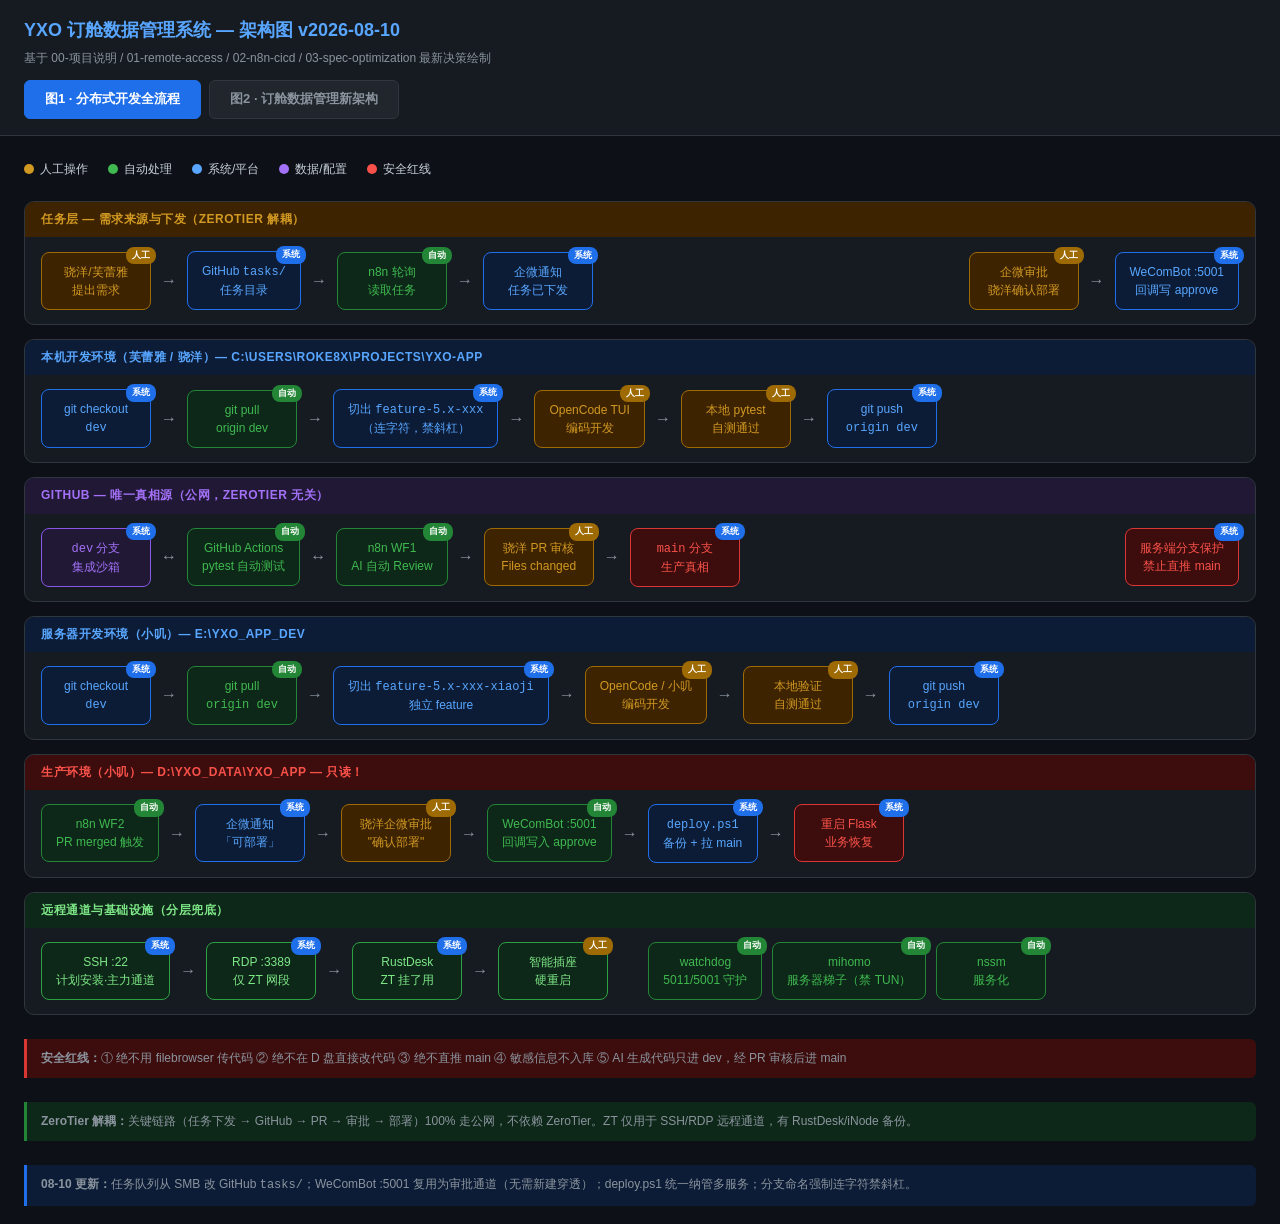
<file: plans/yxo-architecture-v20260810.html>
<!DOCTYPE html>
<html lang="zh-CN">
<head>
<meta charset="UTF-8">
<meta name="viewport" content="width=device-width, initial-scale=1.0">
<title>YXO 订舱系统 — 架构图 v2026-08-10</title>
<style>
  * { box-sizing: border-box; margin: 0; padding: 0; }
  body {
    font-family: -apple-system, BlinkMacSystemFont, "Segoe UI", Roboto, "Helvetica Neue", Arial, sans-serif;
    background: #0d1117;
    color: #c9d1d9;
    line-height: 1.6;
    min-height: 100vh;
  }
  .header {
    background: #161b22;
    border-bottom: 1px solid #30363d;
    padding: 16px 24px;
    position: sticky;
    top: 0;
    z-index: 100;
  }
  .header h1 {
    font-size: 18px;
    color: #58a6ff;
    margin-bottom: 4px;
  }
  .header .meta {
    font-size: 12px;
    color: #8b949e;
  }
  .tabs {
    display: flex;
    gap: 8px;
    margin-top: 12px;
  }
  .tab {
    padding: 8px 20px;
    border-radius: 6px;
    font-size: 13px;
    font-weight: 600;
    cursor: pointer;
    border: 1px solid #30363d;
    background: #21262d;
    color: #8b949e;
    transition: all .2s;
  }
  .tab.active {
    background: #1f6feb;
    color: #fff;
    border-color: #1f6feb;
  }
  .tab:hover:not(.active) {
    border-color: #58a6ff;
    color: #c9d1d9;
  }
  .panel {
    display: none;
    padding: 24px;
    max-width: 1400px;
    margin: 0 auto;
  }
  .panel.active {
    display: block;
  }

  .d1-container {
    display: flex;
    flex-direction: column;
    gap: 14px;
  }
  .d1-legend {
    display: flex;
    gap: 20px;
    flex-wrap: wrap;
    margin-bottom: 8px;
    font-size: 12px;
  }
  .d1-legend .item {
    display: flex;
    align-items: center;
    gap: 6px;
  }
  .d1-legend .dot {
    width: 10px; height: 10px;
    border-radius: 50%;
  }
  .d1-lane {
    border: 1px solid #30363d;
    border-radius: 10px;
    overflow: hidden;
    background: #161b22;
  }
  .d1-lane-header {
    padding: 8px 16px;
    font-size: 12px;
    font-weight: 700;
    text-transform: uppercase;
    letter-spacing: 0.5px;
    display: flex;
    align-items: center;
    gap: 8px;
  }
  .d1-lane-body {
    padding: 14px 16px;
    display: flex;
    align-items: center;
    gap: 10px;
    flex-wrap: wrap;
  }
  .d1-box {
    padding: 10px 14px;
    border-radius: 8px;
    font-size: 12px;
    text-align: center;
    position: relative;
    min-width: 110px;
    border: 1px solid transparent;
    line-height: 1.5;
  }
  .d1-box .badge {
    position: absolute;
    top: -6px; right: -6px;
    font-size: 9px;
    padding: 2px 6px;
    border-radius: 8px;
    font-weight: 700;
    color: #fff;
  }
  .d1-arrow {
    color: #8b949e;
    font-size: 16px;
    font-weight: bold;
  }
  .d1-note {
    background: #0c1c36;
    border-left: 3px solid #1f6feb;
    padding: 10px 14px;
    margin-top: 10px;
    font-size: 12px;
    color: #8b949e;
    border-radius: 0 6px 6px 0;
  }
  .d1-note.warn { border-left-color: #da3633; background: #3d0d0d; }
  .d1-note.ok { border-left-color: #238636; background: #0d2818; }

  .bg-human { background: #3d2300; border-color: #9e6a03; color: #d29922; }
  .bg-auto  { background: #0d2818; border-color: #238636; color: #3fb950; }
  .bg-sys   { background: #0c1c36; border-color: #1f6feb; color: #58a6ff; }
  .bg-data  { background: #211836; border-color: #8957e5; color: #a371f7; }
  .bg-net   { background: #0d2818; border-color: #2ea043; color: #7ee787; }
  .bg-warn  { background: #3d0d0d; border-color: #da3633; color: #f85149; }
  .badge-human { background: #9e6a03; }
  .badge-auto  { background: #238636; }
  .badge-sys   { background: #1f6feb; }

  .d2-container {
    display: flex;
    flex-direction: column;
    gap: 12px;
  }
  .d2-layer {
    border: 1px solid #30363d;
    border-radius: 10px;
    overflow: hidden;
    background: #161b22;
  }
  .d2-header {
    padding: 8px 16px;
    font-size: 12px;
    font-weight: 700;
    text-transform: uppercase;
    letter-spacing: 0.5px;
    display: flex;
    align-items: center;
    gap: 8px;
  }
  .d2-body {
    padding: 14px 16px;
    display: grid;
    grid-template-columns: repeat(auto-fit, minmax(220px, 1fr));
    gap: 10px;
  }
  .d2-card {
    padding: 12px 14px;
    border-radius: 8px;
    font-size: 12px;
    line-height: 1.6;
    border: 1px solid transparent;
  }
  .d2-card strong {
    display: block;
    font-size: 13px;
    margin-bottom: 6px;
  }
  .d2-card ul {
    margin: 6px 0 0 16px;
    font-size: 11px;
    color: #8b949e;
  }
  .d2-card li { margin-bottom: 3px; }
  .d2-card .tag {
    display: inline-block;
    font-size: 10px;
    padding: 1px 6px;
    border-radius: 4px;
    margin-left: 6px;
    font-weight: 600;
  }
  .tag-new { background: #23863630; color: #3fb950; border: 1px solid #238636; }
  .tag-mod { background: #9e6a0330; color: #d29922; border: 1px solid #9e6a03; }
  .tag-del { background: #da363330; color: #f85149; border: 1px solid #da3633; text-decoration: line-through; }
  .tag-keep { background: #1f6feb30; color: #58a6ff; border: 1px solid #1f6feb; }
  .d2-arrow {
    text-align: center;
    color: #8b949e;
    font-size: 20px;
    margin: 2px 0;
  }
  .d2-note {
    background: #0c1c36;
    border-left: 3px solid #1f6feb;
    padding: 10px 14px;
    margin-top: 10px;
    font-size: 12px;
    color: #8b949e;
    border-radius: 0 6px 6px 0;
  }
  .d2-note.warn { border-left-color: #da3633; background: #3d0d0d; }
  .d2-note.ok { border-left-color: #238636; background: #0d2818; }

  @media print {
    body { background: #fff; color: #000; }
    .header { background: #f5f5f5; border-bottom: 1px solid #ccc; }
    .d1-lane, .d2-layer { background: #fff; border: 1px solid #ccc; }
    .d1-lane-header, .d2-header { color: #000; }
    .d1-box, .d2-card { border: 1px solid #ccc; color: #000; }
    .bg-human { background: #fff8e1; border-color: #f9a825; color: #000; }
    .bg-auto { background: #e8f5e9; border-color: #43a047; color: #000; }
    .bg-sys { background: #e3f2fd; border-color: #1e88e5; color: #000; }
    .bg-data { background: #f3e5f5; border-color: #8e24aa; color: #000; }
    .bg-net { background: #e8f5e9; border-color: #43a047; color: #000; }
    .bg-warn { background: #ffebee; border-color: #e53935; color: #000; }
  }
</style>
</head>
<body>

<div class="header">
  <h1>YXO 订舱数据管理系统 — 架构图 v2026-08-10</h1>
  <div class="meta">基于 00-项目说明 / 01-remote-access / 02-n8n-cicd / 03-spec-optimization 最新决策绘制</div>
  <div class="tabs">
    <div class="tab active" onclick="switchTab(0)">图1 · 分布式开发全流程</div>
    <div class="tab" onclick="switchTab(1)">图2 · 订舱数据管理新架构</div>
  </div>
</div>

<!-- ==================== PANEL 1 ==================== -->
<div class="panel active" id="panel-0">
  <div class="d1-container">

    <div class="d1-legend">
      <div class="item"><span class="dot" style="background:#d29922"></span>人工操作</div>
      <div class="item"><span class="dot" style="background:#3fb950"></span>自动处理</div>
      <div class="item"><span class="dot" style="background:#58a6ff"></span>系统/平台</div>
      <div class="item"><span class="dot" style="background:#a371f7"></span>数据/配置</div>
      <div class="item"><span class="dot" style="background:#f85149"></span>安全红线</div>
    </div>

    <!-- Lane 1: Task -->
    <div class="d1-lane">
      <div class="d1-lane-header bg-human">任务层 — 需求来源与下发（ZeroTier 解耦）</div>
      <div class="d1-lane-body">
        <div class="d1-box bg-human">骁洋/芙蕾雅<br>提出需求<span class="badge badge-human">人工</span></div>
        <div class="d1-arrow">&rarr;</div>
        <div class="d1-box bg-sys">GitHub <code>tasks/</code><br>任务目录<span class="badge badge-sys">系统</span></div>
        <div class="d1-arrow">&rarr;</div>
        <div class="d1-box bg-auto">n8n 轮询<br>读取任务<span class="badge badge-auto">自动</span></div>
        <div class="d1-arrow">&rarr;</div>
        <div class="d1-box bg-sys">企微通知<br>任务已下发<span class="badge badge-sys">系统</span></div>
        <div style="flex:1"></div>
        <div class="d1-box bg-human">企微审批<br>骁洋确认部署<span class="badge badge-human">人工</span></div>
        <div class="d1-arrow">&rarr;</div>
        <div class="d1-box bg-sys">WeComBot :5001<br>回调写 approve<span class="badge badge-sys">系统</span></div>
      </div>
    </div>

    <!-- Lane 2: Local Dev -->
    <div class="d1-lane">
      <div class="d1-lane-header bg-sys">本机开发环境（芙蕾雅 / 骁洋）— C:\Users\Roke8x\Projects\yxo-app</div>
      <div class="d1-lane-body">
        <div class="d1-box bg-sys">git checkout<br><code>dev</code><span class="badge badge-sys">系统</span></div>
        <div class="d1-arrow">&rarr;</div>
        <div class="d1-box bg-auto">git pull<br>origin dev<span class="badge badge-auto">自动</span></div>
        <div class="d1-arrow">&rarr;</div>
        <div class="d1-box bg-sys">切出 <code>feature-5.x-xxx</code><br>（连字符，禁斜杠）<span class="badge badge-sys">系统</span></div>
        <div class="d1-arrow">&rarr;</div>
        <div class="d1-box bg-human">OpenCode TUI<br>编码开发<span class="badge badge-human">人工</span></div>
        <div class="d1-arrow">&rarr;</div>
        <div class="d1-box bg-human">本地 pytest<br>自测通过<span class="badge badge-human">人工</span></div>
        <div class="d1-arrow">&rarr;</div>
        <div class="d1-box bg-sys">git push<br><code>origin dev</code><span class="badge badge-sys">系统</span></div>
      </div>
    </div>

    <!-- Lane 3: GitHub -->
    <div class="d1-lane">
      <div class="d1-lane-header bg-data">GitHub — 唯一真相源（公网，ZeroTier 无关）</div>
      <div class="d1-lane-body">
        <div class="d1-box bg-data"><code>dev</code> 分支<br>集成沙箱<span class="badge badge-sys">系统</span></div>
        <div class="d1-arrow">&harr;</div>
        <div class="d1-box bg-auto">GitHub Actions<br>pytest 自动测试<span class="badge badge-auto">自动</span></div>
        <div class="d1-arrow">&harr;</div>
        <div class="d1-box bg-auto">n8n WF1<br>AI 自动 Review<span class="badge badge-auto">自动</span></div>
        <div class="d1-arrow">&rarr;</div>
        <div class="d1-box bg-human">骁洋 PR 审核<br>Files changed<span class="badge badge-human">人工</span></div>
        <div class="d1-arrow">&rarr;</div>
        <div class="d1-box bg-warn"><code>main</code> 分支<br>生产真相<span class="badge badge-sys">系统</span></div>
        <div style="flex:1"></div>
        <div class="d1-box bg-warn">服务端分支保护<br>禁止直推 main<span class="badge badge-sys">系统</span></div>
      </div>
    </div>

    <!-- Lane 4: Server Dev -->
    <div class="d1-lane">
      <div class="d1-lane-header bg-sys">服务器开发环境（小叽）— E:\yxo_app_dev</div>
      <div class="d1-lane-body">
        <div class="d1-box bg-sys">git checkout<br><code>dev</code><span class="badge badge-sys">系统</span></div>
        <div class="d1-arrow">&rarr;</div>
        <div class="d1-box bg-auto">git pull<br><code>origin dev</code><span class="badge badge-auto">自动</span></div>
        <div class="d1-arrow">&rarr;</div>
        <div class="d1-box bg-sys">切出 <code>feature-5.x-xxx-xiaoji</code><br>独立 feature<span class="badge badge-sys">系统</span></div>
        <div class="d1-arrow">&rarr;</div>
        <div class="d1-box bg-human">OpenCode / 小叽<br>编码开发<span class="badge badge-human">人工</span></div>
        <div class="d1-arrow">&rarr;</div>
        <div class="d1-box bg-human">本地验证<br>自测通过<span class="badge badge-human">人工</span></div>
        <div class="d1-arrow">&rarr;</div>
        <div class="d1-box bg-sys">git push<br><code>origin dev</code><span class="badge badge-sys">系统</span></div>
      </div>
    </div>

    <!-- Lane 5: Production -->
    <div class="d1-lane">
      <div class="d1-lane-header bg-warn">生产环境（小叽）— D:\YXO_DATA\yxo_app — 只读！</div>
      <div class="d1-lane-body">
        <div class="d1-box bg-auto">n8n WF2<br>PR merged 触发<span class="badge badge-auto">自动</span></div>
        <div class="d1-arrow">&rarr;</div>
        <div class="d1-box bg-sys">企微通知<br>「可部署」<span class="badge badge-sys">系统</span></div>
        <div class="d1-arrow">&rarr;</div>
        <div class="d1-box bg-human">骁洋企微审批<br>"确认部署"<span class="badge badge-human">人工</span></div>
        <div class="d1-arrow">&rarr;</div>
        <div class="d1-box bg-auto">WeComBot :5001<br>回调写入 approve<span class="badge badge-auto">自动</span></div>
        <div class="d1-arrow">&rarr;</div>
        <div class="d1-box bg-sys"><code>deploy.ps1</code><br>备份 + 拉 main<span class="badge badge-sys">系统</span></div>
        <div class="d1-arrow">&rarr;</div>
        <div class="d1-box bg-warn">重启 Flask<br>业务恢复<span class="badge badge-sys">系统</span></div>
      </div>
    </div>

    <!-- Lane 6: Infra -->
    <div class="d1-lane">
      <div class="d1-lane-header bg-net">远程通道与基础设施（分层兜底）</div>
      <div class="d1-lane-body">
        <div class="d1-box bg-net">SSH :22<br>计划安装·主力通道<span class="badge badge-sys">系统</span></div>
        <div class="d1-arrow">&rarr;</div>
        <div class="d1-box bg-net">RDP :3389<br>仅 ZT 网段<span class="badge badge-sys">系统</span></div>
        <div class="d1-arrow">&rarr;</div>
        <div class="d1-box bg-net">RustDesk<br>ZT 挂了用<span class="badge badge-sys">系统</span></div>
        <div class="d1-arrow">&rarr;</div>
        <div class="d1-box bg-net">智能插座<br>硬重启<span class="badge badge-human">人工</span></div>
        <div style="width:20px"></div>
        <div class="d1-box bg-auto">watchdog<br>5011/5001 守护<span class="badge badge-auto">自动</span></div>
        <div class="d1-box bg-auto">mihomo<br>服务器梯子（禁 TUN）<span class="badge badge-auto">自动</span></div>
        <div class="d1-box bg-auto">nssm<br>服务化<span class="badge badge-auto">自动</span></div>
      </div>
    </div>

    <div class="d1-note warn">
      <strong>安全红线：</strong>① 绝不用 filebrowser 传代码 ② 绝不在 D 盘直接改代码 ③ 绝不直推 main ④ 敏感信息不入库 ⑤ AI 生成代码只进 dev，经 PR 审核后进 main
    </div>
    <div class="d1-note ok">
      <strong>ZeroTier 解耦：</strong>关键链路（任务下发 &rarr; GitHub &rarr; PR &rarr; 审批 &rarr; 部署）100% 走公网，不依赖 ZeroTier。ZT 仅用于 SSH/RDP 远程通道，有 RustDesk/iNode 备份。
    </div>
    <div class="d1-note">
      <strong>08-10 更新：</strong>任务队列从 SMB 改 GitHub <code>tasks/</code>；WeComBot :5001 复用为审批通道（无需新建穿透）；deploy.ps1 统一纳管多服务；分支命名强制连字符禁斜杠。
    </div>

  </div>
</div>

<!-- ==================== PANEL 2 ==================== -->
<div class="panel" id="panel-1">
  <div class="d2-container">

    <!-- User Layer -->
    <div class="d2-layer">
      <div class="d2-header bg-human">用户接入层</div>
      <div class="d2-body">
        <div class="d2-card bg-human">
          <strong>企业微信<span class="tag tag-keep">保持</span></strong>
          订舱群通知、审批指令、轻量查询
          <ul>
            <li>入站回调 :5001（已公网可达）</li>
            <li>出站 notify_by_name / kf_send_text</li>
            <li>新增：admin 审批/运行命令模式</li>
          </ul>
        </div>
        <div class="d2-card bg-human">
          <strong>邮件系统<span class="tag tag-mod">改造</span></strong>
          DSK/ATB/运踪邮件自动收发
          <ul>
            <li>MailBots 纳入统一仓库</li>
            <li>协议：IMAP/SMTP（去 Outlook COM，防 RDP 抢占）</li>
            <li>注销飞书凭据，移入环境变量</li>
          </ul>
        </div>
        <div class="d2-card bg-human">
          <strong>Web 浏览器<span class="tag tag-new">新建</span></strong>
          订舱数据管理平台
          <ul>
            <li>独立前端工程（沿用 web 命名）</li>
            <li>seed = yxo_app 现有 templates/*.html + static/{app.js,style.css}</li>
            <li>旧 /yxo/ Flask 原型归档，不并入</li>
          </ul>
        </div>
      </div>
    </div>

    <div class="d2-arrow">&darr;</div>

    <!-- App Layer -->
    <div class="d2-layer">
      <div class="d2-header bg-sys">应用服务层（统一仓库改造）</div>
      <div class="d2-body">
        <div class="d2-card bg-sys">
          <strong>yxo_app（后端核心）<span class="tag tag-mod">改造</span></strong>
          Flask API 业务引擎
          <ul>
            <li>订舱委托书、舱单、价格、配置</li>
            <li>routes/ + models/ 拆分</li>
            <li>补 pytest + WAL 模式 + 统一错误处理</li>
            <li>输入校验 / 幂等性 / 权限控制</li>
          </ul>
        </div>
        <div class="d2-card bg-sys">
          <strong>yxo_web（前端）<span class="tag tag-new">新建</span></strong>
          独立前端工程
          <ul>
            <li>index / tuoshu / manifest / admin 四页</li>
            <li>130KB app.js + style.css（洋设计）</li>
            <li>技术栈待定（Vue/React/渐进演进）</li>
            <li>状态同步：轮询 &rarr; WebSocket/SSE</li>
          </ul>
        </div>
        <div class="d2-card bg-sys">
          <strong>wecombot（纳入）<span class="tag tag-mod">改造</span></strong>
          企微机器人中枢
          <ul>
            <li>server.py :5001（waitress 生产化）</li>
            <li>wx_crypto.py AES-256 解密</li>
            <li>wecom_api.py 出站封装</li>
            <li>新增 admin 审批/运行命令（白名单+留痕）</li>
          </ul>
        </div>
        <div class="d2-card bg-sys">
          <strong>mailbots（纳入）<span class="tag tag-mod">改造</span></strong>
          邮件自动化机器人
          <ul>
            <li>Database_Syncer（DSK/ATB/运踪）</li>
            <li>去飞书化，改读本地 SQLite</li>
            <li>飞书 APP_SECRET 硬编码 &rarr; 环境变量</li>
          </ul>
        </div>
      </div>
    </div>

    <div class="d2-arrow">&darr;</div>

    <!-- Gateway Layer -->
    <div class="d2-layer">
      <div class="d2-header bg-data">LLM 网关层（gate — 定位收窄）</div>
      <div class="d2-body">
        <div class="d2-card bg-data">
          <strong>gate（合规出口）<span class="tag tag-mod">收窄</span></strong>
          只守「手写 LLM 调用」
          <ul>
            <li>WeComBot 免费模型 NLP（识别自然语言/新命令）</li>
            <li>PII 脱敏：客户名/手机/邮箱/BL/运价/身份证/密钥</li>
            <li>模型白名单 + 审计日志</li>
            <li>跨模型 timeout fallback（免费模型间切换）</li>
            <li>dry_run 模式</li>
            <li><strong>不走：</strong>agent 自身推理 / opencode 内置模型</li>
          </ul>
        </div>
        <div class="d2-card bg-auto">
          <strong>AI Agent 集群<span class="tag tag-keep">保持</span></strong>
          <ul>
            <li>WorkBuddy 框架（芙蕾雅 / 小叽推理，各自模型自管）</li>
            <li>opencode-zen（本机 + 服务器，自带免费模型编码）</li>
            <li>免费模型路由：opencode-zen 内置档（不接付费 Gemini/Claude）</li>
          </ul>
        </div>
      </div>
    </div>

    <div class="d2-arrow">&darr;</div>

    <!-- Tools Layer -->
    <div class="d2-layer">
      <div class="d2-header bg-auto">业务工具层（Tools — 选择性复用）</div>
      <div class="d2-body">
        <div class="d2-card bg-auto">
          <strong>daily_health.py<span class="tag tag-mod">改造</span></strong>
          数据质量监控
          <ul>
            <li>查 records 脏数据（必填为空/非法枚举）</li>
            <li>输出改发<strong>邮件</strong>给毛骁洋（HTML/表格）</li>
            <li>不走企微纯文本（容量太少）</li>
          </ul>
        </div>
        <div class="d2-card bg-auto">
          <strong>health_check.bat<span class="tag tag-mod">修正</span></strong>
          服务端口监控
          <ul>
            <li>守 WeComBot 端口 5000 &rarr; <strong>5001</strong></li>
            <li>纳管 yxo_app:5011 / n8n / mihomo</li>
          </ul>
        </div>
        <div class="d2-card bg-auto">
          <strong>autotuoshu<span class="tag tag-keep">保持</span></strong>
          托书自动化（原 todo/ 子目录评估纳入）
        </div>
        <div class="d2-card bg-warn">
          <strong>不迁移<span class="tag tag-del">废弃</span></strong>
          <ul>
            <li>match_price（yxo_app 已有 compute_price，冗余）</li>
            <li>数据清洗（yxo_app 已有舱单上传页取代）</li>
            <li>sync_to_subtables / cache_manager（纯飞书已无意义）</li>
          </ul>
        </div>
      </div>
    </div>

    <div class="d2-arrow">&darr;</div>

    <!-- Platform Layer -->
    <div class="d2-layer">
      <div class="d2-header bg-sys">平台支撑层（新建统一）</div>
      <div class="d2-body">
        <div class="d2-card bg-sys">
          <strong>config/<span class="tag tag-new">新建</span></strong>
          统一配置中心
          <ul>
            <li>gate_config.json / price_config.json</li>
            <li>secrets 外置模板（*.example.json）</li>
            <li>环境变量覆盖</li>
          </ul>
        </div>
        <div class="d2-card bg-sys">
          <strong>scripts/<span class="tag tag-new">新建</span></strong>
          统一运维脚本
          <ul>
            <li>deploy.ps1（<strong>统一纳管多服务</strong>）</li>
            <li>rollback.ps1 / start_all_services.bat</li>
            <li>health_check.bat / notify.ps1</li>
          </ul>
        </div>
        <div class="d2-card bg-sys">
          <strong>tasks/<span class="tag tag-new">新建</span></strong>
          GitHub 任务队列
          <ul>
            <li>替代 SMB agent_queue</li>
            <li>解耦 ZeroTier</li>
            <li>dev&rarr;PR&rarr;main 后生产可见</li>
          </ul>
        </div>
        <div class="d2-card bg-sys">
          <strong>tests/<span class="tag tag-new">新建</span></strong>
          pytest 测试集
          <ul>
            <li>单元测试 + 集成测试</li>
            <li>GitHub Actions 自动跑</li>
          </ul>
        </div>
      </div>
    </div>

    <div class="d2-arrow">&darr;</div>

    <!-- Data Layer -->
    <div class="d2-layer">
      <div class="d2-header bg-data">数据层（绝对不入 git）</div>
      <div class="d2-body">
        <div class="d2-card bg-data">
          <strong>yxo.db（SQLite）<span class="tag tag-mod">改造</span></strong>
          生产数据库
          <ul>
            <li>WAL 模式（防断电损坏）</li>
            <li>部署前自动备份</li>
            <li>定时备份到 D:\YXO_DATA\backups\</li>
            <li>Schema 迁移机制（版本表+脚本）</li>
          </ul>
        </div>
        <div class="d2-card bg-warn">
          <strong>.gitignore 铁律<span class="tag tag-keep">保持</span></strong>
          <ul>
            <li>data/ 目录</li>
            <li>config_local.py / .env</li>
            <li>secrets.json / *.db</li>
            <li>*.xlsx</li>
          </ul>
        </div>
      </div>
    </div>

    <div class="d2-arrow">&darr;</div>

    <!-- Infra Layer -->
    <div class="d2-layer">
      <div class="d2-header bg-net">基础设施层</div>
      <div class="d2-body">
        <div class="d2-card bg-net">
          <strong>watchdog<span class="tag tag-mod">扩展</span></strong>
          进程守护
          <ul>
            <li>监控 5011 / 5001</li>
            <li>崩溃自动拉起</li>
            <li>扩展纳管 n8n / mihomo / opencode</li>
          </ul>
        </div>
        <div class="d2-card bg-net">
          <strong>n8n<span class="tag tag-new">新建</span></strong>
          工作流编排
          <ul>
            <li>服务器 Active（nssm 常驻）</li>
            <li>本机 Inactive（设计台）</li>
            <li>WF1 PR Review / WF2 部署通知</li>
            <li>定时轮询 GitHub API（零穿透）</li>
          </ul>
        </div>
        <div class="d2-card bg-net">
          <strong>mihomo<span class="tag tag-new">新建</span></strong>
          服务器梯子
          <ul>
            <li>规则模式（只放 GitHub/LLM API）</li>
            <li>nssm 服务化</li>
            <li><strong>禁止 TUN / 系统代理</strong></li>
          </ul>
        </div>
        <div class="d2-card bg-net">
          <strong>nssm<span class="tag tag-new">新建</span></strong>
          服务注册
          <ul>
            <li>n8n / mihomo / opencode 守护</li>
            <li>AppExit Default Restart</li>
          </ul>
        </div>
        <div class="d2-card bg-net">
          <strong>智能插座<span class="tag tag-keep">保持</span></strong>
          最后手段
          <ul>
            <li>BIOS 通电自启</li>
            <li>硬重启（先 WAL 兜底）</li>
          </ul>
        </div>
      </div>
    </div>

    <div class="d2-note ok">
      <strong>改造总原则：</strong>不改造旧版，按模块 greenfield 重优化；旧代码仅作避坑参考。代码纳入统一仓库，secrets/生产库/本地绝对路径绝不入库。
    </div>
    <div class="d2-note">
      <strong>gate 定位收窄（08-10 更新）：</strong>只守「手写 LLM 调用」（WeComBot 免费模型 NLP），含 PII 脱敏 + 审计 + 跨模型 timeout fallback。agent 自身推理、opencode 内置免费模型由各自框架管理，<strong>不走 gate</strong>。
    </div>
    <div class="d2-note warn">
      <strong>WeComBot 隔离更新：</strong>代码纳入统一仓库（wecombot/ 子目录），但 secrets.json、生产 yxo.db、服务器本地绝对路径<strong>绝不入库</strong>——改用 secrets.example.json 模板 + .gitignore 屏蔽 + config/ 读环境变量。
    </div>

  </div>
</div>

<script>
function switchTab(idx) {
  document.querySelectorAll('.tab').forEach((t,i) => t.classList.toggle('active', i===idx));
  document.querySelectorAll('.panel').forEach((p,i) => p.classList.toggle('active', i===idx));
}
</script>

</body>
</html>
</file>
